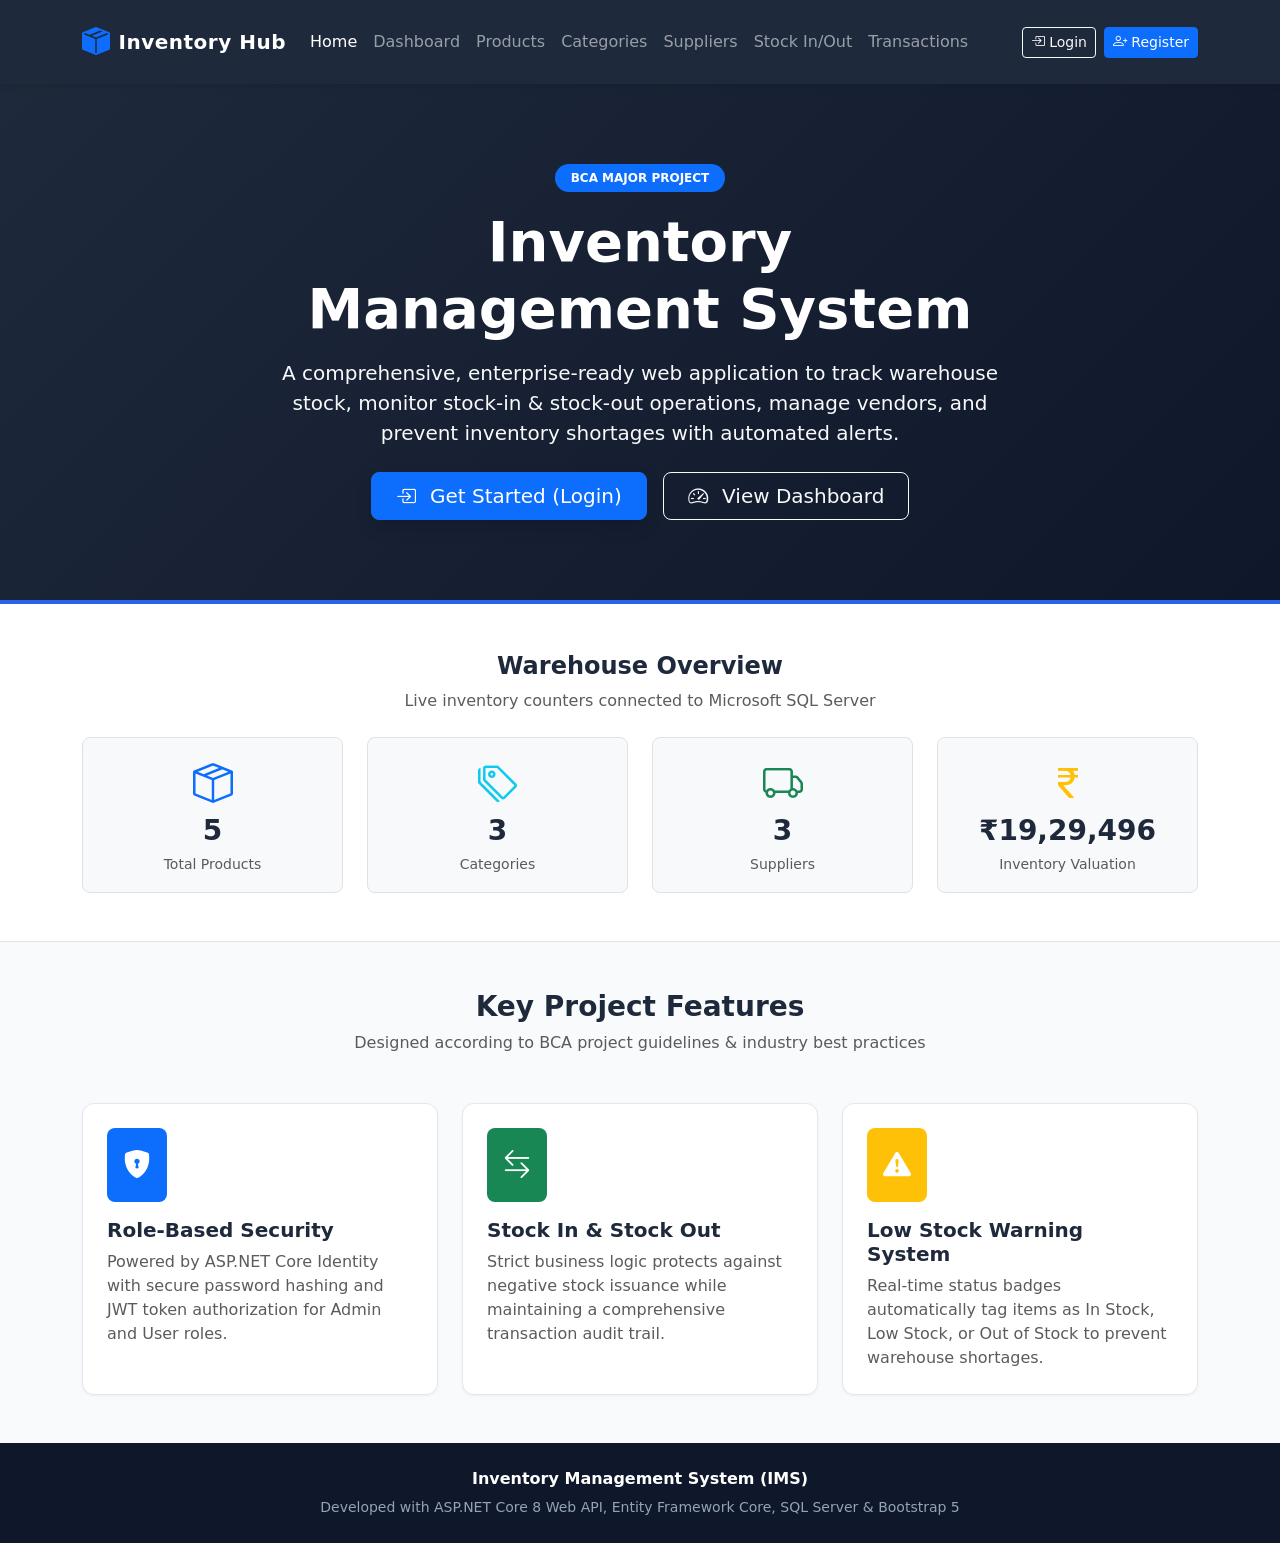
<file: index.html>
<!DOCTYPE html>
<html lang="en">
<head>
  <meta charset="UTF-8">
  <meta name="viewport" content="width=device-width, initial-scale=1.0">
  <title>Inventory Management System (IMS)</title>
  <!-- Bootstrap 5 CSS -->
  <link href="https://cdn.jsdelivr.net/npm/bootstrap@5.3.3/dist/css/bootstrap.min.css" rel="stylesheet">
  <!-- Bootstrap Icons -->
  <link rel="stylesheet" href="https://cdn.jsdelivr.net/npm/bootstrap-icons@1.11.3/font/bootstrap-icons.min.css">
  <!-- Custom CSS -->
  <link rel="stylesheet" href="style.css">
</head>
<body>

  <!-- Navigation Bar -->
  <nav class="navbar navbar-expand-lg navbar-dark navbar-custom py-3">
    <div class="container">
      <a class="navbar-brand d-flex align-items-center" href="index.html">
        <i class="bi bi-box-seam-fill text-primary fs-3 me-2"></i>
        <span>Inventory Hub</span>
      </a>
      <button class="navbar-toggler" type="button" data-bs-toggle="collapse" data-bs-target="#navbarNav">
        <span class="navbar-toggler-span"></span>
      </button>
      <div class="collapse navbar-collapse" id="navbarNav">
        <ul class="navbar-nav me-auto mb-2 mb-lg-0">
          <li class="nav-item"><a class="nav-link active" href="index.html">Home</a></li>
          <li class="nav-item"><a class="nav-link" href="dashboard.html">Dashboard</a></li>
          <li class="nav-item"><a class="nav-link" href="products.html">Products</a></li>
          <li class="nav-item"><a class="nav-link" href="categories.html">Categories</a></li>
          <li class="nav-item"><a class="nav-link" href="suppliers.html">Suppliers</a></li>
          <li class="nav-item"><a class="nav-link" href="stock.html">Stock In/Out</a></li>
          <li class="nav-item"><a class="nav-link" href="transactions.html">Transactions</a></li>
        </ul>
        <div id="navbar-auth-section" class="d-flex align-items-center"></div>
      </div>
    </div>
  </nav>

  <!-- Hero Section -->
  <header class="hero-section text-center">
    <div class="container">
      <div class="row justify-content-center">
        <div class="col-lg-8">
          <span class="badge bg-primary px-3 py-2 rounded-pill mb-3 text-uppercase fw-bold letter-spacing">
            BCA Major Project
          </span>
          <h1 class="display-4 fw-bold mb-3">Inventory Management System</h1>
          <p class="lead text-light mb-4">
            A comprehensive, enterprise-ready web application to track warehouse stock, monitor stock-in & stock-out operations, manage vendors, and prevent inventory shortages with automated alerts.
          </p>
          <div class="d-flex justify-content-center gap-3">
            <a href="login.html" class="btn btn-primary btn-lg px-4 shadow">
              <i class="bi bi-box-arrow-in-right me-2"></i> Get Started (Login)
            </a>
            <a href="dashboard.html" class="btn btn-outline-light btn-lg px-4">
              <i class="bi bi-speedometer2 me-2"></i> View Dashboard
            </a>
          </div>
        </div>
      </div>
    </div>
  </header>

  <!-- Live Statistics Preview -->
  <section class="py-5 bg-white border-bottom">
    <div class="container">
      <div class="text-center mb-4">
        <h4 class="fw-bold">Warehouse Overview</h4>
        <p class="text-muted">Live inventory counters connected to Microsoft SQL Server</p>
      </div>
      <div class="row g-4 text-center">
        <div class="col-md-3 col-6">
          <div class="p-3 border rounded-3 bg-light">
            <i class="bi bi-box-seam fs-1 text-primary mb-2"></i>
            <h3 class="fw-bold mb-1" id="stat-products">--</h3>
            <span class="text-muted small">Total Products</span>
          </div>
        </div>
        <div class="col-md-3 col-6">
          <div class="p-3 border rounded-3 bg-light">
            <i class="bi bi-tags fs-1 text-info mb-2"></i>
            <h3 class="fw-bold mb-1" id="stat-categories">--</h3>
            <span class="text-muted small">Categories</span>
          </div>
        </div>
        <div class="col-md-3 col-6">
          <div class="p-3 border rounded-3 bg-light">
            <i class="bi bi-truck fs-1 text-success mb-2"></i>
            <h3 class="fw-bold mb-1" id="stat-suppliers">--</h3>
            <span class="text-muted small">Suppliers</span>
          </div>
        </div>
        <div class="col-md-3 col-6">
          <div class="p-3 border rounded-3 bg-light">
            <i class="bi bi-currency-rupee fs-1 text-warning mb-2"></i>
            <h3 class="fw-bold mb-1" id="stat-value">--</h3>
            <span class="text-muted small">Inventory Valuation</span>
          </div>
        </div>
      </div>
    </div>
  </section>

  <!-- Core Features Highlights -->
  <section class="py-5">
    <div class="container">
      <div class="text-center mb-5">
        <h3 class="fw-bold">Key Project Features</h3>
        <p class="text-muted">Designed according to BCA project guidelines & industry best practices</p>
      </div>
      <div class="row g-4">
        <div class="col-md-4">
          <div class="custom-card p-4 h-100">
            <div class="bg-primary text-white rounded-3 p-3 d-inline-block mb-3">
              <i class="bi bi-shield-lock-fill fs-3"></i>
            </div>
            <h5 class="fw-bold">Role-Based Security</h5>
            <p class="text-muted mb-0">Powered by ASP.NET Core Identity with secure password hashing and JWT token authorization for Admin and User roles.</p>
          </div>
        </div>
        <div class="col-md-4">
          <div class="custom-card p-4 h-100">
            <div class="bg-success text-white rounded-3 p-3 d-inline-block mb-3">
              <i class="bi bi-arrow-left-right fs-3"></i>
            </div>
            <h5 class="fw-bold">Stock In & Stock Out</h5>
            <p class="text-muted mb-0">Strict business logic protects against negative stock issuance while maintaining a comprehensive transaction audit trail.</p>
          </div>
        </div>
        <div class="col-md-4">
          <div class="custom-card p-4 h-100">
            <div class="bg-warning text-white rounded-3 p-3 d-inline-block mb-3">
              <i class="bi bi-exclamation-triangle-fill fs-3"></i>
            </div>
            <h5 class="fw-bold">Low Stock Warning System</h5>
            <p class="text-muted mb-0">Real-time status badges automatically tag items as In Stock, Low Stock, or Out of Stock to prevent warehouse shortages.</p>
          </div>
        </div>
      </div>
    </div>
  </section>

  <!-- Footer -->
  <footer class="text-center">
    <div class="container">
      <p class="mb-1 fw-bold text-white">Inventory Management System (IMS)</p>
      <small>Developed with ASP.NET Core 8 Web API, Entity Framework Core, SQL Server & Bootstrap 5</small>
    </div>
  </footer>

  <!-- Scripts -->
  <script src="https://cdn.jsdelivr.net/npm/bootstrap@5.3.3/dist/js/bootstrap.bundle.min.js"></script>
  <script src="api.js"></script>
  <script src="auth.js"></script>
  <script>
    // Fetch live summary stats to show on Landing Page
    document.addEventListener('DOMContentLoaded', async () => {
      try {
        const summary = await apiRequest('/dashboard/summary');
        if (summary) {
          document.getElementById('stat-products').innerText = summary.totalProducts;
          document.getElementById('stat-categories').innerText = summary.totalCategories;
          document.getElementById('stat-suppliers').innerText = summary.totalSuppliers;
          document.getElementById('stat-value').innerText = '₹' + Number(summary.totalInventoryValue).toLocaleString('en-IN');
        }
      } catch (err) {
        console.warn('Could not load live stats:', err);
      }
    });
  </script>
</body>
</html>
</file>
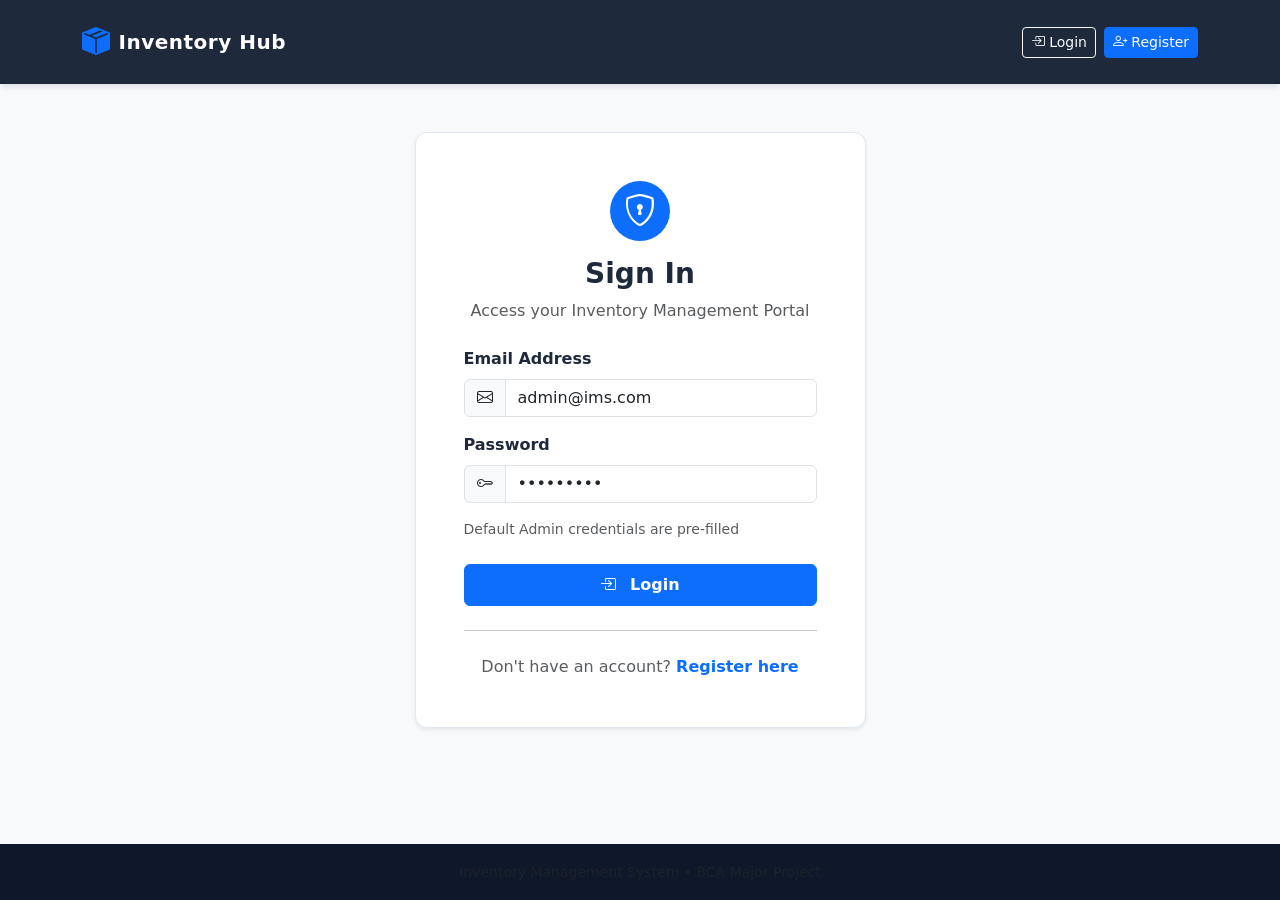
<file: categories.html>
<!DOCTYPE html>
<html lang="en">
<head>
  <meta charset="UTF-8">
  <meta name="viewport" content="width=device-width, initial-scale=1.0">
  <title>Categories - Inventory Management System</title>
  <!-- Bootstrap 5 CSS -->
  <link href="https://cdn.jsdelivr.net/npm/bootstrap@5.3.3/dist/css/bootstrap.min.css" rel="stylesheet">
  <!-- Bootstrap Icons -->
  <link rel="stylesheet" href="https://cdn.jsdelivr.net/npm/bootstrap-icons@1.11.3/font/bootstrap-icons.min.css">
  <!-- Custom CSS -->
  <link rel="stylesheet" href="style.css">
</head>
<body>

  <!-- Top Navigation Bar -->
  <nav class="navbar navbar-expand-lg navbar-dark navbar-custom py-3">
    <div class="container-fluid px-4">
      <a class="navbar-brand d-flex align-items-center" href="index.html">
        <i class="bi bi-box-seam-fill text-primary fs-3 me-2"></i>
        <span>Inventory Hub</span>
      </a>
      <button class="navbar-toggler" type="button" data-bs-toggle="collapse" data-bs-target="#navbarMain">
        <span class="navbar-toggler-icon"></span>
      </button>
      <div class="collapse navbar-collapse" id="navbarMain">
        <ul class="navbar-nav me-auto mb-2 mb-lg-0">
          <li class="nav-item"><a class="nav-link" href="dashboard.html"><i class="bi bi-speedometer2 me-1"></i> Dashboard</a></li>
          <li class="nav-item"><a class="nav-link" href="products.html"><i class="bi bi-box-seam me-1"></i> Products</a></li>
          <li class="nav-item"><a class="nav-link active fw-bold" href="categories.html"><i class="bi bi-tags me-1"></i> Categories</a></li>
          <li class="nav-item"><a class="nav-link" href="suppliers.html"><i class="bi bi-truck me-1"></i> Suppliers</a></li>
          <li class="nav-item"><a class="nav-link" href="stock.html"><i class="bi bi-arrow-left-right me-1"></i> Stock In/Out</a></li>
          <li class="nav-item"><a class="nav-link" href="transactions.html"><i class="bi bi-clock-history me-1"></i> Transactions</a></li>
        </ul>
        <div id="navbar-auth-section" class="d-flex align-items-center"></div>
      </div>
    </div>
  </nav>

  <!-- Main Container -->
  <div class="container-fluid px-4 py-4 main-content">
    
    <!-- Header -->
    <div class="d-flex flex-wrap justify-content-between align-items-center mb-4 gap-2">
      <div>
        <h2 class="fw-bold mb-1">Category Management</h2>
        <p class="text-muted mb-0">Organize products into classification groups</p>
      </div>
      <button class="btn btn-primary" onclick="openAddModal()">
        <i class="bi bi-plus-lg me-1"></i> Add Category
      </button>
    </div>

    <!-- Categories Table -->
    <div class="custom-card p-4">
      <div class="table-responsive">
        <table class="table table-hover align-middle mb-0">
          <thead class="table-light">
            <tr>
              <th>ID</th>
              <th>Category Name</th>
              <th>Description</th>
              <th>Linked Products</th>
              <th>Created Date</th>
              <th>Actions</th>
            </tr>
          </thead>
          <tbody id="categories-tbody">
            <!-- Populated by JavaScript -->
          </tbody>
        </table>
      </div>
    </div>

  </div>

  <!-- Add / Edit Category Modal -->
  <div class="modal fade" id="categoryModal" tabindex="-1">
    <div class="modal-dialog">
      <div class="modal-content">
        <form id="categoryForm">
          <div class="modal-header">
            <h5 class="modal-title fw-bold" id="categoryModalTitle">Add Category</h5>
            <button type="button" class="btn-close" data-bs-dismiss="modal"></button>
          </div>
          <div class="modal-body">
            <div id="modal-alert" class="alert d-none"></div>
            <input type="hidden" id="categoryId">

            <div class="mb-3">
              <label class="form-label fw-semibold">Category Name *</label>
              <input type="text" class="form-control" id="categoryName" placeholder="e.g. Footwear, Beverages..." required>
            </div>
            <div class="mb-3">
              <label class="form-label fw-semibold">Description</label>
              <textarea class="form-control" id="categoryDescription" rows="3" placeholder="Category purpose or scope..."></textarea>
            </div>
          </div>
          <div class="modal-footer">
            <button type="button" class="btn btn-secondary" data-bs-dismiss="modal">Cancel</button>
            <button type="submit" class="btn btn-primary">Save Category</button>
          </div>
        </form>
      </div>
    </div>
  </div>

  <!-- Footer -->
  <footer class="text-center py-3">
    <div class="container">
      <small class="text-muted">Inventory Management System • Final Year BCA Major Project</small>
    </div>
  </footer>

  <!-- Scripts -->
  <script src="https://cdn.jsdelivr.net/npm/bootstrap@5.3.3/dist/js/bootstrap.bundle.min.js"></script>
  <script src="api.js"></script>
  <script src="auth.js"></script>
  <script src="categories.js"></script>
</body>
</html>
</file>
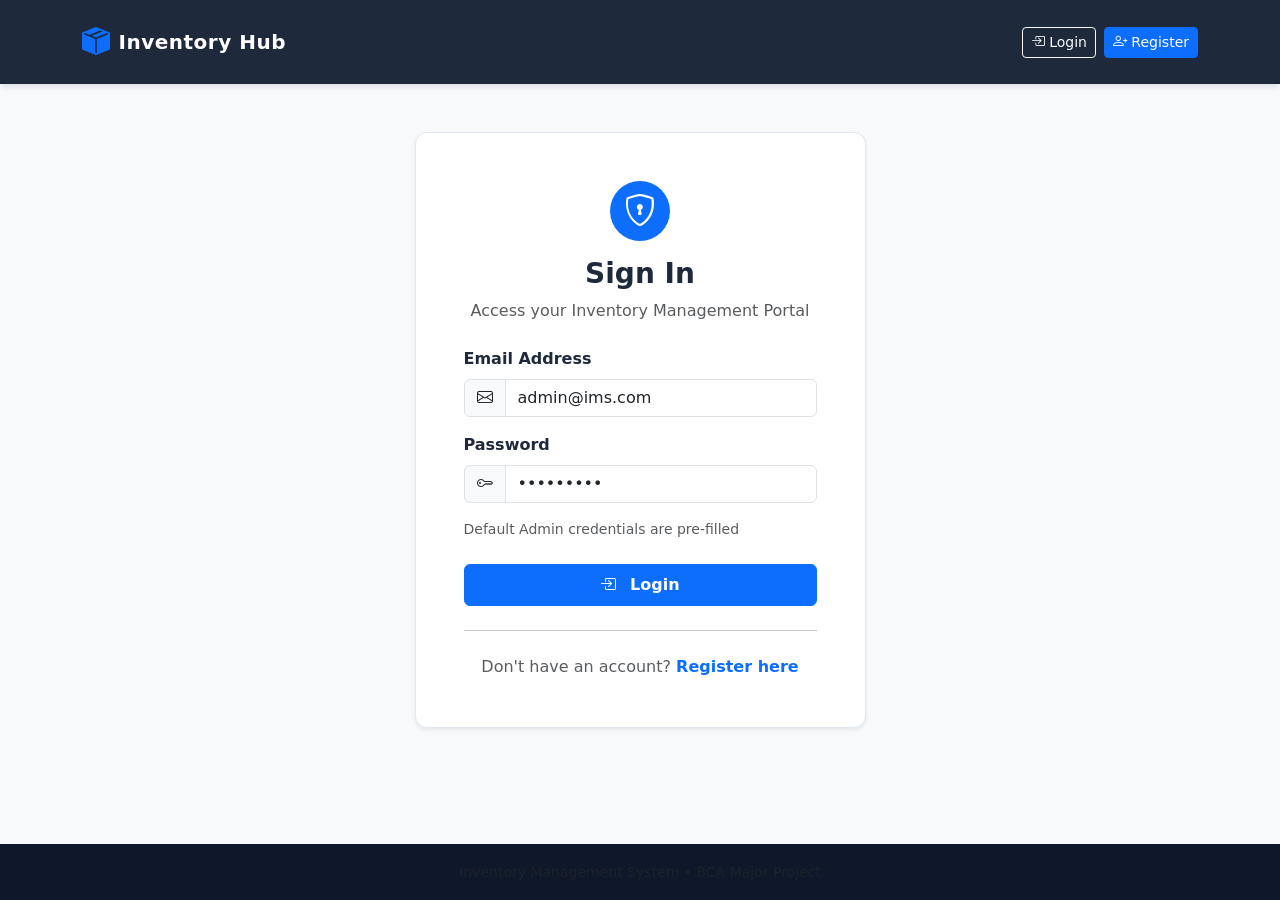
<file: dashboard.html>
<!DOCTYPE html>
<html lang="en">
<head>
  <meta charset="UTF-8">
  <meta name="viewport" content="width=device-width, initial-scale=1.0">
  <title>Dashboard - Inventory Management System</title>
  <!-- Bootstrap 5 CSS -->
  <link href="https://cdn.jsdelivr.net/npm/bootstrap@5.3.3/dist/css/bootstrap.min.css" rel="stylesheet">
  <!-- Bootstrap Icons -->
  <link rel="stylesheet" href="https://cdn.jsdelivr.net/npm/bootstrap-icons@1.11.3/font/bootstrap-icons.min.css">
  <!-- Custom CSS -->
  <link rel="stylesheet" href="style.css">
</head>
<body>

  <!-- Top Navigation Bar -->
  <nav class="navbar navbar-expand-lg navbar-dark navbar-custom py-3">
    <div class="container-fluid px-4">
      <a class="navbar-brand d-flex align-items-center" href="index.html">
        <i class="bi bi-box-seam-fill text-primary fs-3 me-2"></i>
        <span>Inventory Hub</span>
      </a>
      <button class="navbar-toggler" type="button" data-bs-toggle="collapse" data-bs-target="#navbarMain">
        <span class="navbar-toggler-icon"></span>
      </button>
      <div class="collapse navbar-collapse" id="navbarMain">
        <ul class="navbar-nav me-auto mb-2 mb-lg-0">
          <li class="nav-item"><a class="nav-link active fw-bold" href="dashboard.html"><i class="bi bi-speedometer2 me-1"></i> Dashboard</a></li>
          <li class="nav-item"><a class="nav-link" href="products.html"><i class="bi bi-box-seam me-1"></i> Products</a></li>
          <li class="nav-item"><a class="nav-link" href="categories.html"><i class="bi bi-tags me-1"></i> Categories</a></li>
          <li class="nav-item"><a class="nav-link" href="suppliers.html"><i class="bi bi-truck me-1"></i> Suppliers</a></li>
          <li class="nav-item"><a class="nav-link" href="stock.html"><i class="bi bi-arrow-left-right me-1"></i> Stock In/Out</a></li>
          <li class="nav-item"><a class="nav-link" href="transactions.html"><i class="bi bi-clock-history me-1"></i> Transactions</a></li>
        </ul>
        <div id="navbar-auth-section" class="d-flex align-items-center"></div>
      </div>
    </div>
  </nav>

  <!-- Main Container -->
  <div class="container-fluid px-4 py-4 main-content">
    
    <!-- Header with Quick Action Buttons -->
    <div class="d-flex flex-wrap justify-content-between align-items-center mb-4 gap-2">
      <div>
        <h2 class="fw-bold mb-1">Inventory Dashboard</h2>
        <p class="text-muted mb-0">Real-time warehouse statistics, valuation & stock movements</p>
      </div>
      <div class="d-flex gap-2">
        <a href="stock.html?action=in" class="btn btn-success">
          <i class="bi bi-plus-circle me-1"></i> Receive Stock (IN)
        </a>
        <a href="stock.html?action=out" class="btn btn-warning text-dark">
          <i class="bi bi-dash-circle me-1"></i> Issue Stock (OUT)
        </a>
        <a href="products.html" class="btn btn-primary">
          <i class="bi bi-box-arrow-up-right me-1"></i> View Products
        </a>
      </div>
    </div>

    <!-- Loading Spinner -->
    <div id="dashboard-loading" class="text-center py-5">
      <div class="spinner-border text-primary" role="status" style="width: 3rem; height: 3rem;"></div>
      <p class="mt-2 text-muted fw-semibold">Loading live metrics from SQL Server...</p>
    </div>

    <!-- Dashboard Content (hidden initially) -->
    <div id="dashboard-content" class="d-none">

      <!-- Metrics Row 1: Core Counts -->
      <div class="row g-3 mb-4">
        
        <!-- Total Valuation -->
        <div class="col-xl-3 col-md-6">
          <div class="custom-card p-3 border-start border-4 border-primary">
            <div class="d-flex justify-content-between align-items-center">
              <div>
                <span class="text-muted small text-uppercase fw-bold">Inventory Valuation</span>
                <h3 class="fw-bold text-primary mt-1 mb-0" id="card-valuation">₹0</h3>
              </div>
              <div class="bg-primary text-white rounded-3 p-3">
                <i class="bi bi-currency-rupee fs-4"></i>
              </div>
            </div>
            <small class="text-muted mt-2 d-block">Total wholesale value in stock</small>
          </div>
        </div>

        <!-- Total Products -->
        <div class="col-xl-3 col-md-6">
          <div class="custom-card p-3 border-start border-4 border-info">
            <div class="d-flex justify-content-between align-items-center">
              <div>
                <span class="text-muted small text-uppercase fw-bold">Total Products</span>
                <h3 class="fw-bold text-dark mt-1 mb-0" id="card-products">0</h3>
              </div>
              <div class="bg-info text-white rounded-3 p-3">
                <i class="bi bi-box-seam fs-4"></i>
              </div>
            </div>
            <small class="text-muted mt-2 d-block">Distinct active items</small>
          </div>
        </div>

        <!-- Total Units in Stock -->
        <div class="col-xl-3 col-md-6">
          <div class="custom-card p-3 border-start border-4 border-success">
            <div class="d-flex justify-content-between align-items-center">
              <div>
                <span class="text-muted small text-uppercase fw-bold">Total Stock Units</span>
                <h3 class="fw-bold text-success mt-1 mb-0" id="card-stock">0</h3>
              </div>
              <div class="bg-success text-white rounded-3 p-3">
                <i class="bi bi-stack fs-4"></i>
              </div>
            </div>
            <small class="text-muted mt-2 d-block">Cumulative physical items</small>
          </div>
        </div>

        <!-- Low / Out of Stock -->
        <div class="col-xl-3 col-md-6">
          <div class="custom-card p-3 border-start border-4 border-danger">
            <div class="d-flex justify-content-between align-items-center">
              <div>
                <span class="text-muted small text-uppercase fw-bold">Stock Alerts</span>
                <div class="mt-1 d-flex gap-2">
                  <span class="badge bg-warning text-dark"><span id="card-low-stock">0</span> Low</span>
                  <span class="badge bg-danger"><span id="card-out-of-stock">0</span> Empty</span>
                </div>
              </div>
              <div class="bg-danger text-white rounded-3 p-3">
                <i class="bi bi-exclamation-triangle fs-4"></i>
              </div>
            </div>
            <small class="text-muted mt-2 d-block">Items needing re-order</small>
          </div>
        </div>

      </div>

      <!-- Metrics Row 2: Secondary Counters -->
      <div class="row g-3 mb-4">
        <div class="col-md-3 col-6">
          <div class="custom-card p-3 text-center">
            <i class="bi bi-tags fs-3 text-secondary mb-1"></i>
            <h4 class="fw-bold mb-0" id="card-categories">0</h4>
            <span class="text-muted small">Categories</span>
          </div>
        </div>
        <div class="col-md-3 col-6">
          <div class="custom-card p-3 text-center">
            <i class="bi bi-truck fs-3 text-secondary mb-1"></i>
            <h4 class="fw-bold mb-0" id="card-suppliers">0</h4>
            <span class="text-muted small">Suppliers</span>
          </div>
        </div>
        <div class="col-md-3 col-6">
          <div class="custom-card p-3 text-center">
            <i class="bi bi-box-arrow-in-down fs-3 text-success mb-1"></i>
            <h4 class="fw-bold mb-0 text-success" id="card-in-count">0</h4>
            <span class="text-muted small">Stock IN Operations</span>
          </div>
        </div>
        <div class="col-md-3 col-6">
          <div class="custom-card p-3 text-center">
            <i class="bi bi-box-arrow-up fs-3 text-danger mb-1"></i>
            <h4 class="fw-bold mb-0 text-danger" id="card-out-count">0</h4>
            <span class="text-muted small">Stock OUT Operations</span>
          </div>
        </div>
      </div>

      <!-- Main Panels: Recent Transactions & Stock Alerts -->
      <div class="row g-4">
        
        <!-- Recent Stock Transactions Table -->
        <div class="col-lg-8">
          <div class="custom-card p-4">
            <div class="d-flex justify-content-between align-items-center mb-3">
              <h5 class="fw-bold mb-0"><i class="bi bi-clock-history me-2 text-primary"></i>Recent Stock Movements</h5>
              <a href="transactions.html" class="btn btn-outline-primary btn-sm">View All Logs</a>
            </div>
            <div class="table-responsive">
              <table class="table table-hover align-middle mb-0">
                <thead class="table-light">
                  <tr>
                    <th>Type</th>
                    <th>Product</th>
                    <th>Qty</th>
                    <th>Date & Time</th>
                    <th>Remarks</th>
                  </tr>
                </thead>
                <tbody id="recent-transactions-tbody">
                  <!-- Populated by JavaScript -->
                </tbody>
              </table>
            </div>
          </div>
        </div>

        <!-- Low Stock Alerts Column -->
        <div class="col-lg-4">
          <div class="custom-card p-4">
            <div class="d-flex justify-content-between align-items-center mb-3">
              <h5 class="fw-bold mb-0"><i class="bi bi-bell-fill me-2 text-warning"></i>Re-Order Alerts</h5>
              <span class="badge bg-secondary">Automated</span>
            </div>
            <p class="text-muted small mb-3">Products that have hit or fallen below minimum threshold.</p>
            <div id="low-stock-alerts-list">
              <!-- Populated by JavaScript -->
            </div>
          </div>
        </div>

      </div>

    </div>

  </div>

  <!-- Footer -->
  <footer class="text-center py-3">
    <div class="container">
      <small class="text-muted">Inventory Management System • Final Year BCA Major Project</small>
    </div>
  </footer>

  <!-- Scripts -->
  <script src="https://cdn.jsdelivr.net/npm/bootstrap@5.3.3/dist/js/bootstrap.bundle.min.js"></script>
  <script src="api.js"></script>
  <script src="auth.js"></script>
  <script src="dashboard.js"></script>
</body>
</html>
</file>
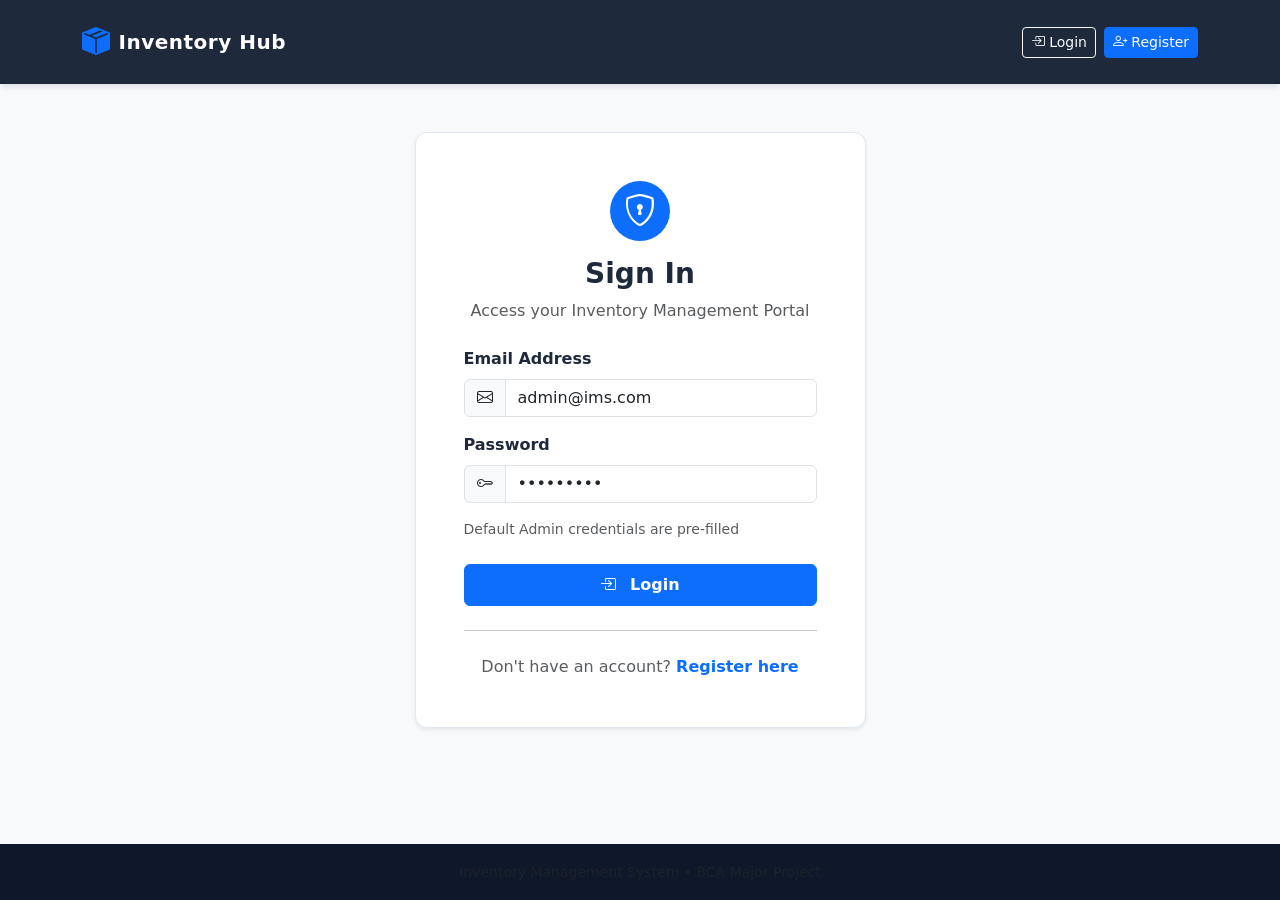
<file: login.html>
<!DOCTYPE html>
<html lang="en">
<head>
  <meta charset="UTF-8">
  <meta name="viewport" content="width=device-width, initial-scale=1.0">
  <title>Login - Inventory Management System</title>
  <!-- Bootstrap 5 CSS -->
  <link href="https://cdn.jsdelivr.net/npm/bootstrap@5.3.3/dist/css/bootstrap.min.css" rel="stylesheet">
  <!-- Bootstrap Icons -->
  <link rel="stylesheet" href="https://cdn.jsdelivr.net/npm/bootstrap-icons@1.11.3/font/bootstrap-icons.min.css">
  <!-- Custom CSS -->
  <link rel="stylesheet" href="style.css">
</head>
<body class="bg-light">

  <!-- Navigation Bar -->
  <nav class="navbar navbar-expand-lg navbar-dark navbar-custom py-3">
    <div class="container">
      <a class="navbar-brand d-flex align-items-center" href="index.html">
        <i class="bi bi-box-seam-fill text-primary fs-3 me-2"></i>
        <span>Inventory Hub</span>
      </a>
      <div id="navbar-auth-section" class="ms-auto d-flex align-items-center"></div>
    </div>
  </nav>

  <!-- Login Container -->
  <div class="container my-5">
    <div class="row justify-content-center">
      <div class="col-md-6 col-lg-5">
        <div class="custom-card p-4 p-md-5 shadow-sm">
          <div class="text-center mb-4">
            <div class="bg-primary text-white rounded-circle d-inline-flex align-items-center justify-content-center mb-3" style="width: 60px; height: 60px;">
              <i class="bi bi-shield-lock fs-2"></i>
            </div>
            <h3 class="fw-bold">Sign In</h3>
            <p class="text-muted">Access your Inventory Management Portal</p>
          </div>

          <!-- Alert placeholder -->
          <div id="alert-box" class="alert d-none" role="alert"></div>

          <!-- Login Form -->
          <form id="loginForm">
            <div class="mb-3">
              <label for="email" class="form-label fw-semibold">Email Address</label>
              <div class="input-group">
                <span class="input-group-text"><i class="bi bi-envelope"></i></span>
                <input type="email" class="form-control" id="email" placeholder="name@example.com" required value="admin@ims.com">
              </div>
            </div>

            <div class="mb-3">
              <label for="password" class="form-label fw-semibold">Password</label>
              <div class="input-group">
                <span class="input-group-text"><i class="bi bi-key"></i></span>
                <input type="password" class="form-control" id="password" placeholder="Enter your password" required value="Admin@123">
              </div>
            </div>

            <div class="d-flex justify-content-between align-items-center mb-4">
              <span class="small text-muted">Default Admin credentials are pre-filled</span>
            </div>

            <button type="submit" id="loginBtn" class="btn btn-primary w-100 py-2 fw-semibold">
              <span id="btnText"><i class="bi bi-box-arrow-in-right me-2"></i> Login</span>
              <span id="btnSpinner" class="spinner-border spinner-border-sm d-none" role="status"></span>
            </button>
          </form>

          <hr class="my-4">

          <div class="text-center">
            <p class="mb-0 text-muted">Don't have an account? 
              <a href="register.html" class="text-primary fw-semibold text-decoration-none">Register here</a>
            </p>
          </div>
        </div>
      </div>
    </div>
  </div>

  <!-- Footer -->
  <footer class="text-center py-3">
    <div class="container">
      <small class="text-muted">Inventory Management System • BCA Major Project</small>
    </div>
  </footer>

  <script src="https://cdn.jsdelivr.net/npm/bootstrap@5.3.3/dist/js/bootstrap.bundle.min.js"></script>
  <script src="api.js"></script>
  <script src="auth.js"></script>
  <script>
    const form = document.getElementById('loginForm');
    const alertBox = document.getElementById('alert-box');
    const loginBtn = document.getElementById('loginBtn');
    const btnText = document.getElementById('btnText');
    const btnSpinner = document.getElementById('btnSpinner');

    form.addEventListener('submit', async (e) => {
      e.preventDefault();
      
      const email = document.getElementById('email').value.trim();
      const password = document.getElementById('password').value;

      // Reset alert
      alertBox.className = 'alert d-none';

      // Show loading
      btnText.classList.add('d-none');
      btnSpinner.classList.remove('d-none');
      loginBtn.disabled = true;

      try {
        const response = await apiRequest('/auth/login', 'POST', { email, password });
        if (response && response.isSuccess) {
          saveSession(response);
          alertBox.className = 'alert alert-success';
          alertBox.innerHTML = '<i class="bi bi-check-circle me-2"></i> Login successful! Redirecting to Dashboard...';
          
          setTimeout(() => {
            window.location.href = 'dashboard.html';
          }, 1000);
        } else {
          throw new Error(response?.message || 'Login failed.');
        }
      } catch (err) {
        alertBox.className = 'alert alert-danger';
        alertBox.innerHTML = `<i class="bi bi-exclamation-triangle me-2"></i> ${err.message}`;
      } finally {
        btnText.classList.remove('d-none');
        btnSpinner.classList.add('d-none');
        loginBtn.disabled = false;
      }
    });
  </script>
</body>
</html>
</file>
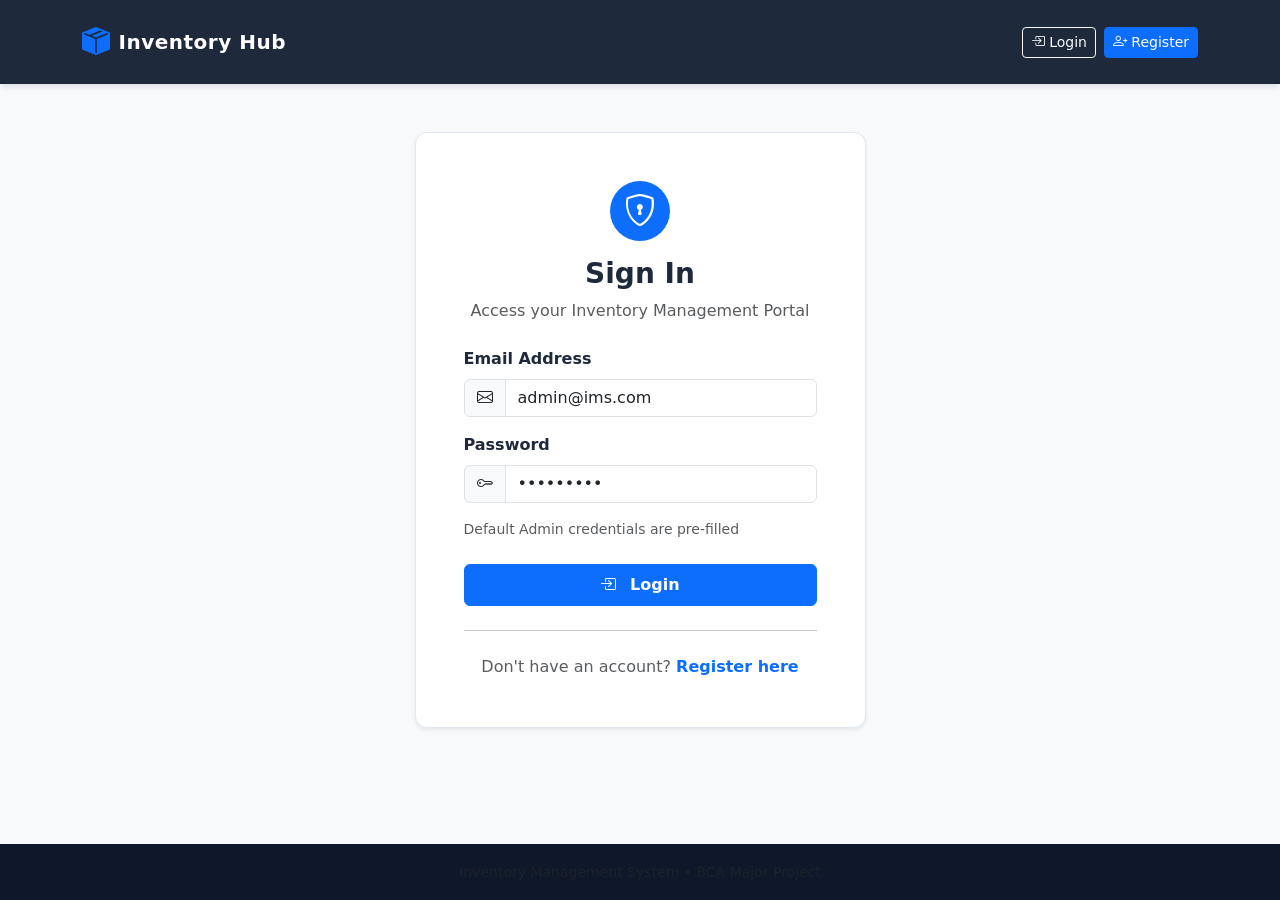
<file: products.html>
<!DOCTYPE html>
<html lang="en">
<head>
  <meta charset="UTF-8">
  <meta name="viewport" content="width=device-width, initial-scale=1.0">
  <title>Products - Inventory Management System</title>
  <!-- Bootstrap 5 CSS -->
  <link href="https://cdn.jsdelivr.net/npm/bootstrap@5.3.3/dist/css/bootstrap.min.css" rel="stylesheet">
  <!-- Bootstrap Icons -->
  <link rel="stylesheet" href="https://cdn.jsdelivr.net/npm/bootstrap-icons@1.11.3/font/bootstrap-icons.min.css">
  <!-- Custom CSS -->
  <link rel="stylesheet" href="style.css">
</head>
<body>

  <!-- Top Navigation Bar -->
  <nav class="navbar navbar-expand-lg navbar-dark navbar-custom py-3">
    <div class="container-fluid px-4">
      <a class="navbar-brand d-flex align-items-center" href="index.html">
        <i class="bi bi-box-seam-fill text-primary fs-3 me-2"></i>
        <span>Inventory Hub</span>
      </a>
      <button class="navbar-toggler" type="button" data-bs-toggle="collapse" data-bs-target="#navbarMain">
        <span class="navbar-toggler-icon"></span>
      </button>
      <div class="collapse navbar-collapse" id="navbarMain">
        <ul class="navbar-nav me-auto mb-2 mb-lg-0">
          <li class="nav-item"><a class="nav-link" href="dashboard.html"><i class="bi bi-speedometer2 me-1"></i> Dashboard</a></li>
          <li class="nav-item"><a class="nav-link active fw-bold" href="products.html"><i class="bi bi-box-seam me-1"></i> Products</a></li>
          <li class="nav-item"><a class="nav-link" href="categories.html"><i class="bi bi-tags me-1"></i> Categories</a></li>
          <li class="nav-item"><a class="nav-link" href="suppliers.html"><i class="bi bi-truck me-1"></i> Suppliers</a></li>
          <li class="nav-item"><a class="nav-link" href="stock.html"><i class="bi bi-arrow-left-right me-1"></i> Stock In/Out</a></li>
          <li class="nav-item"><a class="nav-link" href="transactions.html"><i class="bi bi-clock-history me-1"></i> Transactions</a></li>
        </ul>
        <div id="navbar-auth-section" class="d-flex align-items-center"></div>
      </div>
    </div>
  </nav>

  <!-- Main Container -->
  <div class="container-fluid px-4 py-4 main-content">
    
    <!-- Header -->
    <div class="d-flex flex-wrap justify-content-between align-items-center mb-4 gap-2">
      <div>
        <h2 class="fw-bold mb-1">Product Catalog</h2>
        <p class="text-muted mb-0">Manage inventory items, pricing, SKU codes, and stock levels</p>
      </div>
      <button class="btn btn-primary" onclick="openAddModal()">
        <i class="bi bi-plus-lg me-1"></i> Add New Product
      </button>
    </div>

    <!-- Search and Filter Bar -->
    <div class="custom-card p-3 mb-4">
      <form id="filter-form" class="row g-2 align-items-center">
        <div class="col-md-4">
          <div class="input-group">
            <span class="input-group-text"><i class="bi bi-search"></i></span>
            <input type="text" id="search-input" class="form-control" placeholder="Search by name or SKU...">
          </div>
        </div>
        <div class="col-md-3">
          <select id="filter-category" class="form-select">
            <option value="">All Categories</option>
          </select>
        </div>
        <div class="col-md-3">
          <select id="filter-status" class="form-select">
            <option value="">All Stock Statuses</option>
            <option value="instock">In Stock</option>
            <option value="lowstock">Low Stock</option>
            <option value="outofstock">Out of Stock</option>
          </select>
        </div>
        <div class="col-md-2 d-flex gap-2">
          <button type="submit" class="btn btn-primary flex-grow-1">Filter</button>
          <button type="button" id="btn-reset-filters" class="btn btn-outline-secondary" title="Reset Filters">
            <i class="bi bi-arrow-counterclockwise"></i>
          </button>
        </div>
      </form>
    </div>

    <!-- Products Table -->
    <div class="custom-card p-4">
      <div class="table-responsive">
        <table class="table table-hover align-middle mb-0">
          <thead class="table-light">
            <tr>
              <th>ID</th>
              <th>Product Details</th>
              <th>SKU</th>
              <th>Category</th>
              <th>Supplier</th>
              <th>Price</th>
              <th>Stock</th>
              <th>Status</th>
              <th>Actions</th>
            </tr>
          </thead>
          <tbody id="products-tbody">
            <!-- Populated by JavaScript -->
          </tbody>
        </table>
      </div>
    </div>

  </div>

  <!-- Add / Edit Product Modal -->
  <div class="modal fade" id="productModal" tabindex="-1">
    <div class="modal-dialog modal-lg">
      <div class="modal-content">
        <form id="productForm">
          <div class="modal-header">
            <h5 class="modal-title fw-bold" id="productModalTitle">Add New Product</h5>
            <button type="button" class="btn-close" data-bs-dismiss="modal"></button>
          </div>
          <div class="modal-body">
            <div id="modal-alert" class="alert d-none"></div>
            <input type="hidden" id="productId">

            <div class="row g-3">
              <div class="col-md-8">
                <label class="form-label fw-semibold">Product Name *</label>
                <input type="text" class="form-control" id="productName" placeholder="e.g. Wireless Mouse" required>
              </div>
              <div class="col-md-4">
                <label class="form-label fw-semibold">SKU / Code *</label>
                <input type="text" class="form-control" id="productSku" placeholder="e.g. MOU-001" required>
              </div>

              <div class="col-12">
                <label class="form-label fw-semibold">Description</label>
                <textarea class="form-control" id="productDescription" rows="2" placeholder="Brief product specifications..."></textarea>
              </div>

              <div class="col-md-4">
                <label class="form-label fw-semibold">Price (₹) *</label>
                <input type="number" step="0.01" min="0" class="form-control" id="productPrice" placeholder="0.00" required>
              </div>
              <div class="col-md-4">
                <label class="form-label fw-semibold">Initial Quantity *</label>
                <input type="number" min="0" class="form-control" id="productQuantity" placeholder="0" required>
              </div>
              <div class="col-md-4">
                <label class="form-label fw-semibold">Min Stock Alert Level *</label>
                <input type="number" min="0" class="form-control" id="productMinStock" value="5" required>
              </div>

              <div class="col-md-6">
                <label class="form-label fw-semibold">Category *</label>
                <select class="form-select" id="productCategory" required></select>
              </div>
              <div class="col-md-6">
                <label class="form-label fw-semibold">Supplier *</label>
                <select class="form-select" id="productSupplier" required></select>
              </div>
            </div>
          </div>
          <div class="modal-footer">
            <button type="button" class="btn btn-secondary" data-bs-dismiss="modal">Cancel</button>
            <button type="submit" class="btn btn-primary">Save Product</button>
          </div>
        </form>
      </div>
    </div>
  </div>

  <!-- Footer -->
  <footer class="text-center py-3">
    <div class="container">
      <small class="text-muted">Inventory Management System • Final Year BCA Major Project</small>
    </div>
  </footer>

  <!-- Scripts -->
  <script src="https://cdn.jsdelivr.net/npm/bootstrap@5.3.3/dist/js/bootstrap.bundle.min.js"></script>
  <script src="api.js"></script>
  <script src="auth.js"></script>
  <script src="products.js"></script>
</body>
</html>
</file>
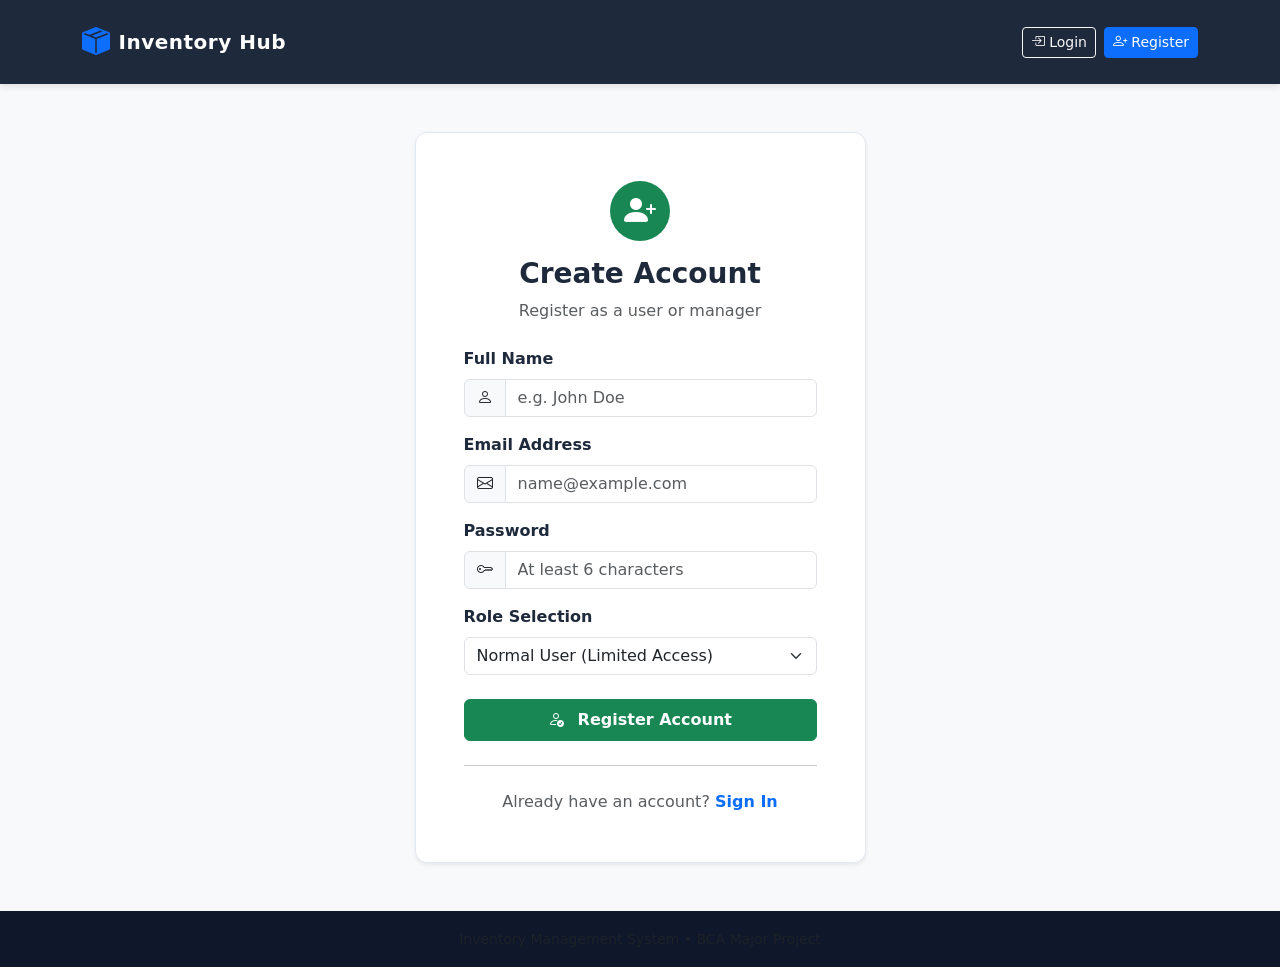
<file: register.html>
<!DOCTYPE html>
<html lang="en">
<head>
  <meta charset="UTF-8">
  <meta name="viewport" content="width=device-width, initial-scale=1.0">
  <title>Register - Inventory Management System</title>
  <!-- Bootstrap 5 CSS -->
  <link href="https://cdn.jsdelivr.net/npm/bootstrap@5.3.3/dist/css/bootstrap.min.css" rel="stylesheet">
  <!-- Bootstrap Icons -->
  <link rel="stylesheet" href="https://cdn.jsdelivr.net/npm/bootstrap-icons@1.11.3/font/bootstrap-icons.min.css">
  <!-- Custom CSS -->
  <link rel="stylesheet" href="style.css">
</head>
<body class="bg-light">

  <!-- Navigation Bar -->
  <nav class="navbar navbar-expand-lg navbar-dark navbar-custom py-3">
    <div class="container">
      <a class="navbar-brand d-flex align-items-center" href="index.html">
        <i class="bi bi-box-seam-fill text-primary fs-3 me-2"></i>
        <span>Inventory Hub</span>
      </a>
      <div id="navbar-auth-section" class="ms-auto d-flex align-items-center"></div>
    </div>
  </nav>

  <!-- Register Container -->
  <div class="container my-5">
    <div class="row justify-content-center">
      <div class="col-md-6 col-lg-5">
        <div class="custom-card p-4 p-md-5 shadow-sm">
          <div class="text-center mb-4">
            <div class="bg-success text-white rounded-circle d-inline-flex align-items-center justify-content-center mb-3" style="width: 60px; height: 60px;">
              <i class="bi bi-person-plus-fill fs-2"></i>
            </div>
            <h3 class="fw-bold">Create Account</h3>
            <p class="text-muted">Register as a user or manager</p>
          </div>

          <!-- Alert placeholder -->
          <div id="alert-box" class="alert d-none" role="alert"></div>

          <!-- Register Form -->
          <form id="registerForm">
            <div class="mb-3">
              <label for="fullName" class="form-label fw-semibold">Full Name</label>
              <div class="input-group">
                <span class="input-group-text"><i class="bi bi-person"></i></span>
                <input type="text" class="form-control" id="fullName" placeholder="e.g. John Doe" required>
              </div>
            </div>

            <div class="mb-3">
              <label for="email" class="form-label fw-semibold">Email Address</label>
              <div class="input-group">
                <span class="input-group-text"><i class="bi bi-envelope"></i></span>
                <input type="email" class="form-control" id="email" placeholder="name@example.com" required>
              </div>
            </div>

            <div class="mb-3">
              <label for="password" class="form-label fw-semibold">Password</label>
              <div class="input-group">
                <span class="input-group-text"><i class="bi bi-key"></i></span>
                <input type="password" class="form-control" id="password" placeholder="At least 6 characters" minlength="6" required>
              </div>
            </div>

            <div class="mb-4">
              <label for="role" class="form-label fw-semibold">Role Selection</label>
              <select class="form-select" id="role">
                <option value="User" selected>Normal User (Limited Access)</option>
                <option value="Admin">Administrator (Full Access)</option>
              </select>
            </div>

            <button type="submit" id="registerBtn" class="btn btn-success w-100 py-2 fw-semibold">
              <span id="btnText"><i class="bi bi-person-check me-2"></i> Register Account</span>
              <span id="btnSpinner" class="spinner-border spinner-border-sm d-none" role="status"></span>
            </button>
          </form>

          <hr class="my-4">

          <div class="text-center">
            <p class="mb-0 text-muted">Already have an account? 
              <a href="login.html" class="text-primary fw-semibold text-decoration-none">Sign In</a>
            </p>
          </div>
        </div>
      </div>
    </div>
  </div>

  <!-- Footer -->
  <footer class="text-center py-3">
    <div class="container">
      <small class="text-muted">Inventory Management System • BCA Major Project</small>
    </div>
  </footer>

  <script src="https://cdn.jsdelivr.net/npm/bootstrap@5.3.3/dist/js/bootstrap.bundle.min.js"></script>
  <script src="api.js"></script>
  <script src="auth.js"></script>
  <script>
    const form = document.getElementById('registerForm');
    const alertBox = document.getElementById('alert-box');
    const registerBtn = document.getElementById('registerBtn');
    const btnText = document.getElementById('btnText');
    const btnSpinner = document.getElementById('btnSpinner');

    form.addEventListener('submit', async (e) => {
      e.preventDefault();
      
      const fullName = document.getElementById('fullName').value.trim();
      const email = document.getElementById('email').value.trim();
      const password = document.getElementById('password').value;
      const role = document.getElementById('role').value;

      alertBox.className = 'alert d-none';
      btnText.classList.add('d-none');
      btnSpinner.classList.remove('d-none');
      registerBtn.disabled = true;

      try {
        const response = await apiRequest('/auth/register', 'POST', { fullName, email, password, role });
        if (response && response.isSuccess) {
          alertBox.className = 'alert alert-success';
          alertBox.innerHTML = '<i class="bi bi-check-circle me-2"></i> Registration successful! Redirecting to login...';
          
          setTimeout(() => {
            window.location.href = 'login.html';
          }, 1500);
        } else {
          throw new Error(response?.message || 'Registration failed.');
        }
      } catch (err) {
        alertBox.className = 'alert alert-danger';
        alertBox.innerHTML = `<i class="bi bi-exclamation-triangle me-2"></i> ${err.message}`;
      } finally {
        btnText.classList.remove('d-none');
        btnSpinner.classList.add('d-none');
        registerBtn.disabled = false;
      }
    });
  </script>
</body>
</html>
</file>
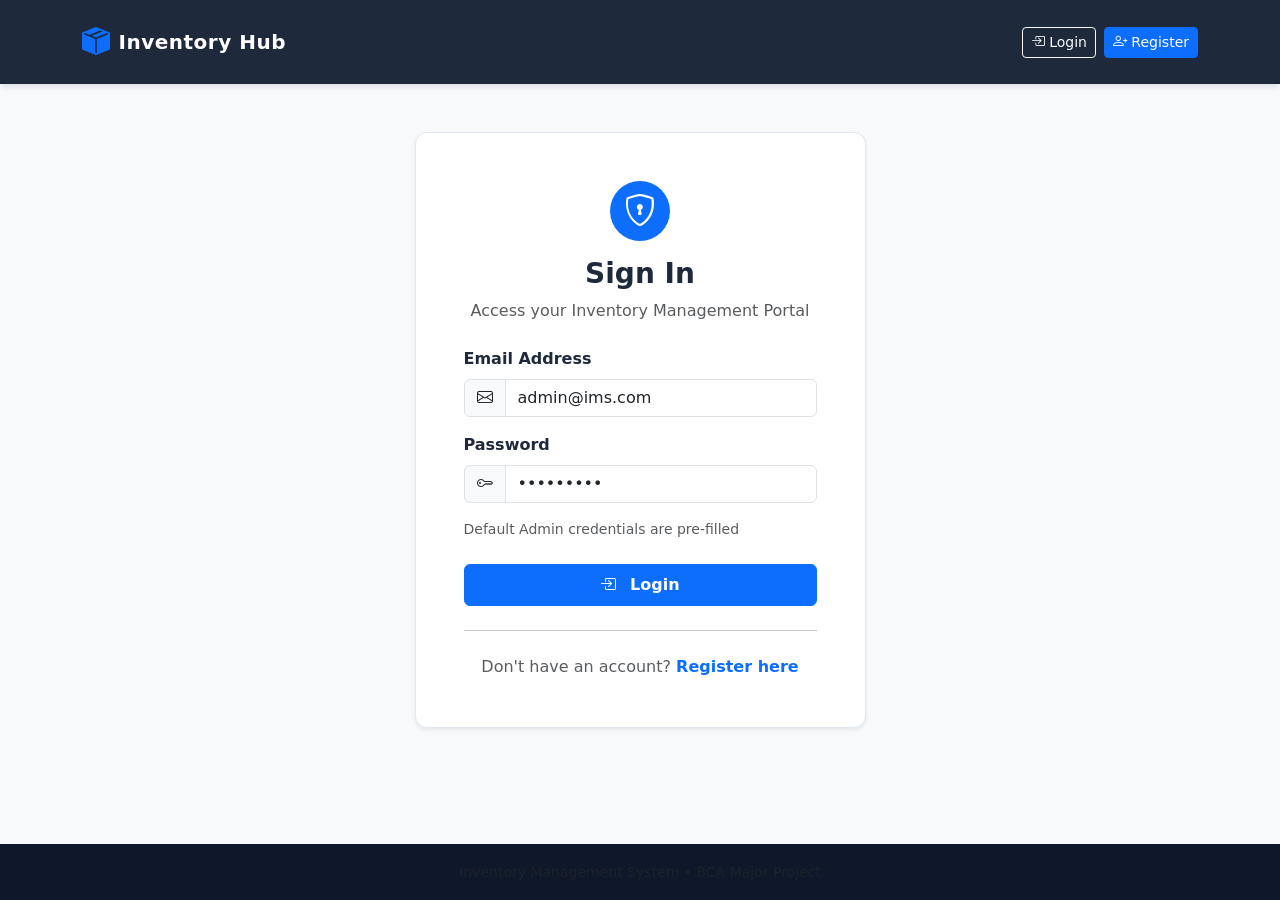
<file: stock.html>
<!DOCTYPE html>
<html lang="en">
<head>
  <meta charset="UTF-8">
  <meta name="viewport" content="width=device-width, initial-scale=1.0">
  <title>Stock Operations - Inventory Management System</title>
  <!-- Bootstrap 5 CSS -->
  <link href="https://cdn.jsdelivr.net/npm/bootstrap@5.3.3/dist/css/bootstrap.min.css" rel="stylesheet">
  <!-- Bootstrap Icons -->
  <link rel="stylesheet" href="https://cdn.jsdelivr.net/npm/bootstrap-icons@1.11.3/font/bootstrap-icons.min.css">
  <!-- Custom CSS -->
  <link rel="stylesheet" href="style.css">
</head>
<body>

  <!-- Top Navigation Bar -->
  <nav class="navbar navbar-expand-lg navbar-dark navbar-custom py-3">
    <div class="container-fluid px-4">
      <a class="navbar-brand d-flex align-items-center" href="index.html">
        <i class="bi bi-box-seam-fill text-primary fs-3 me-2"></i>
        <span>Inventory Hub</span>
      </a>
      <button class="navbar-toggler" type="button" data-bs-toggle="collapse" data-bs-target="#navbarMain">
        <span class="navbar-toggler-icon"></span>
      </button>
      <div class="collapse navbar-collapse" id="navbarMain">
        <ul class="navbar-nav me-auto mb-2 mb-lg-0">
          <li class="nav-item"><a class="nav-link" href="dashboard.html"><i class="bi bi-speedometer2 me-1"></i> Dashboard</a></li>
          <li class="nav-item"><a class="nav-link" href="products.html"><i class="bi bi-box-seam me-1"></i> Products</a></li>
          <li class="nav-item"><a class="nav-link" href="categories.html"><i class="bi bi-tags me-1"></i> Categories</a></li>
          <li class="nav-item"><a class="nav-link" href="suppliers.html"><i class="bi bi-truck me-1"></i> Suppliers</a></li>
          <li class="nav-item"><a class="nav-link active fw-bold" href="stock.html"><i class="bi bi-arrow-left-right me-1"></i> Stock In/Out</a></li>
          <li class="nav-item"><a class="nav-link" href="transactions.html"><i class="bi bi-clock-history me-1"></i> Transactions</a></li>
        </ul>
        <div id="navbar-auth-section" class="d-flex align-items-center"></div>
      </div>
    </div>
  </nav>

  <!-- Main Container -->
  <div class="container py-4 main-content">
    
    <div class="mb-4">
      <h2 class="fw-bold mb-1">Stock Operations</h2>
      <p class="text-muted">Record warehouse receipts (Stock IN) and outgoing distributions (Stock OUT)</p>
    </div>

    <!-- Tabs for Stock In vs Stock Out -->
    <div class="custom-card p-4">
      
      <ul class="nav nav-pills nav-fill mb-4 p-1 bg-light rounded-3" id="stockTabs" role="tablist">
        <li class="nav-item" role="presentation">
          <button class="nav-link active py-3 fw-bold" id="stock-in-tab" data-bs-toggle="pill" data-bs-target="#stock-in-pane" type="button" role="tab">
            <i class="bi bi-box-arrow-in-down fs-5 me-2 text-success"></i> Stock IN (Receive Goods)
          </button>
        </li>
        <li class="nav-item" role="presentation">
          <button class="nav-link py-3 fw-bold" id="stock-out-tab" data-bs-toggle="pill" data-bs-target="#stock-out-pane" type="button" role="tab">
            <i class="bi bi-box-arrow-up fs-5 me-2 text-danger"></i> Stock OUT (Issue / Sales)
          </button>
        </li>
      </ul>

      <div class="tab-content" id="stockTabContent">
        
        <!-- Stock IN Pane -->
        <div class="tab-pane fade show active" id="stock-in-pane" role="tabpanel">
          <div class="row justify-content-center">
            <div class="col-lg-8">
              <div id="stockInAlert" class="alert d-none"></div>

              <form id="stockInForm">
                <div class="mb-3">
                  <label class="form-label fw-semibold">Select Target Product *</label>
                  <select class="form-select form-select-lg" id="inProductSelect" required></select>
                  <div class="form-text text-primary fw-semibold mt-1" id="inCurrentStockBadge"></div>
                </div>

                <div class="mb-3">
                  <label class="form-label fw-semibold">Quantity to Add (Receive) *</label>
                  <input type="number" min="1" class="form-control form-control-lg" id="inQuantity" placeholder="e.g. 25" required>
                  <div class="form-text">Must be a positive integer greater than zero.</div>
                </div>

                <div class="mb-4">
                  <label class="form-label fw-semibold">Remarks / Receipt Note</label>
                  <input type="text" class="form-control" id="inRemarks" placeholder="e.g. Supplier invoice #INV-4012, replacement items...">
                </div>

                <button type="submit" class="btn btn-success btn-lg w-100 py-2">
                  <i class="bi bi-plus-circle me-2"></i> Confirm Stock IN
                </button>
              </form>
            </div>
          </div>
        </div>

        <!-- Stock OUT Pane -->
        <div class="tab-pane fade" id="stock-out-pane" role="tabpanel">
          <div class="row justify-content-center">
            <div class="col-lg-8">
              <div id="stockOutAlert" class="alert d-none"></div>

              <form id="stockOutForm">
                <div class="mb-3">
                  <label class="form-label fw-semibold">Select Target Product *</label>
                  <select class="form-select form-select-lg" id="outProductSelect" required></select>
                  <div class="form-text text-danger fw-semibold mt-1" id="outCurrentStockBadge"></div>
                </div>

                <div class="mb-3">
                  <label class="form-label fw-semibold">Quantity to Remove (Issue) *</label>
                  <input type="number" min="1" class="form-control form-control-lg" id="outQuantity" placeholder="e.g. 5" required>
                  <div class="form-text text-danger">Strict validation: Cannot exceed available stock in warehouse.</div>
                </div>

                <div class="mb-4">
                  <label class="form-label fw-semibold">Remarks / Issue Reason</label>
                  <input type="text" class="form-control" id="outRemarks" placeholder="e.g. Customer sale order #SO-988, internal department usage...">
                </div>

                <button type="submit" class="btn btn-warning btn-lg w-100 py-2 text-dark fw-bold">
                  <i class="bi bi-dash-circle me-2"></i> Confirm Stock OUT
                </button>
              </form>
            </div>
          </div>
        </div>

      </div>

    </div>

  </div>

  <!-- Footer -->
  <footer class="text-center py-3">
    <div class="container">
      <small class="text-muted">Inventory Management System • Final Year BCA Major Project</small>
    </div>
  </footer>

  <!-- Scripts -->
  <script src="https://cdn.jsdelivr.net/npm/bootstrap@5.3.3/dist/js/bootstrap.bundle.min.js"></script>
  <script src="api.js"></script>
  <script src="auth.js"></script>
  <script src="stock.js"></script>
</body>
</html>
</file>
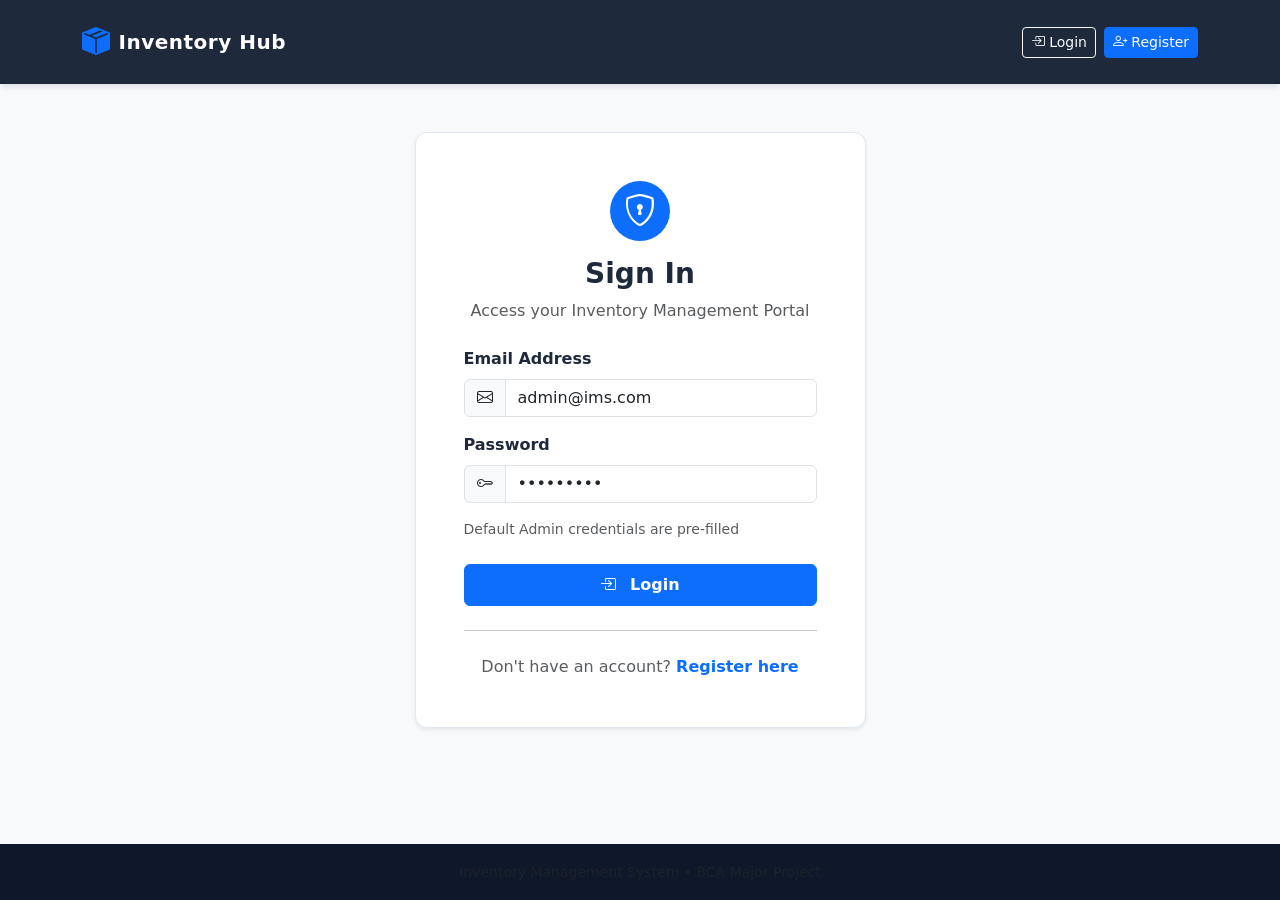
<file: suppliers.html>
<!DOCTYPE html>
<html lang="en">
<head>
  <meta charset="UTF-8">
  <meta name="viewport" content="width=device-width, initial-scale=1.0">
  <title>Suppliers - Inventory Management System</title>
  <!-- Bootstrap 5 CSS -->
  <link href="https://cdn.jsdelivr.net/npm/bootstrap@5.3.3/dist/css/bootstrap.min.css" rel="stylesheet">
  <!-- Bootstrap Icons -->
  <link rel="stylesheet" href="https://cdn.jsdelivr.net/npm/bootstrap-icons@1.11.3/font/bootstrap-icons.min.css">
  <!-- Custom CSS -->
  <link rel="stylesheet" href="style.css">
</head>
<body>

  <!-- Top Navigation Bar -->
  <nav class="navbar navbar-expand-lg navbar-dark navbar-custom py-3">
    <div class="container-fluid px-4">
      <a class="navbar-brand d-flex align-items-center" href="index.html">
        <i class="bi bi-box-seam-fill text-primary fs-3 me-2"></i>
        <span>Inventory Hub</span>
      </a>
      <button class="navbar-toggler" type="button" data-bs-toggle="collapse" data-bs-target="#navbarMain">
        <span class="navbar-toggler-icon"></span>
      </button>
      <div class="collapse navbar-collapse" id="navbarMain">
        <ul class="navbar-nav me-auto mb-2 mb-lg-0">
          <li class="nav-item"><a class="nav-link" href="dashboard.html"><i class="bi bi-speedometer2 me-1"></i> Dashboard</a></li>
          <li class="nav-item"><a class="nav-link" href="products.html"><i class="bi bi-box-seam me-1"></i> Products</a></li>
          <li class="nav-item"><a class="nav-link" href="categories.html"><i class="bi bi-tags me-1"></i> Categories</a></li>
          <li class="nav-item"><a class="nav-link active fw-bold" href="suppliers.html"><i class="bi bi-truck me-1"></i> Suppliers</a></li>
          <li class="nav-item"><a class="nav-link" href="stock.html"><i class="bi bi-arrow-left-right me-1"></i> Stock In/Out</a></li>
          <li class="nav-item"><a class="nav-link" href="transactions.html"><i class="bi bi-clock-history me-1"></i> Transactions</a></li>
        </ul>
        <div id="navbar-auth-section" class="d-flex align-items-center"></div>
      </div>
    </div>
  </nav>

  <!-- Main Container -->
  <div class="container-fluid px-4 py-4 main-content">
    
    <!-- Header -->
    <div class="d-flex flex-wrap justify-content-between align-items-center mb-4 gap-2">
      <div>
        <h2 class="fw-bold mb-1">Supplier Directory</h2>
        <p class="text-muted mb-0">Manage authorized vendors, contact numbers, and linked inventory products</p>
      </div>
      <button class="btn btn-primary" onclick="openAddModal()">
        <i class="bi bi-plus-lg me-1"></i> Add Supplier
      </button>
    </div>

    <!-- Suppliers Table -->
    <div class="custom-card p-4">
      <div class="table-responsive">
        <table class="table table-hover align-middle mb-0">
          <thead class="table-light">
            <tr>
              <th>ID</th>
              <th>Supplier Name</th>
              <th>Phone</th>
              <th>Email</th>
              <th>Address</th>
              <th>Supplied Items</th>
              <th>Actions</th>
            </tr>
          </thead>
          <tbody id="suppliers-tbody">
            <!-- Populated by JavaScript -->
          </tbody>
        </table>
      </div>
    </div>

  </div>

  <!-- Add / Edit Supplier Modal -->
  <div class="modal fade" id="supplierModal" tabindex="-1">
    <div class="modal-dialog">
      <div class="modal-content">
        <form id="supplierForm">
          <div class="modal-header">
            <h5 class="modal-title fw-bold" id="supplierModalTitle">Add Supplier</h5>
            <button type="button" class="btn-close" data-bs-dismiss="modal"></button>
          </div>
          <div class="modal-body">
            <div id="modal-alert" class="alert d-none"></div>
            <input type="hidden" id="supplierId">

            <div class="mb-3">
              <label class="form-label fw-semibold">Supplier / Company Name *</label>
              <input type="text" class="form-control" id="supplierName" placeholder="e.g. Dell India Ltd." required>
            </div>
            <div class="mb-3">
              <label class="form-label fw-semibold">Phone Number</label>
              <input type="text" class="form-control" id="supplierPhone" placeholder="+91 9876543210">
            </div>
            <div class="mb-3">
              <label class="form-label fw-semibold">Email Address</label>
              <input type="email" class="form-control" id="supplierEmail" placeholder="vendor@example.com">
            </div>
            <div class="mb-3">
              <label class="form-label fw-semibold">Office Address</label>
              <textarea class="form-control" id="supplierAddress" rows="2" placeholder="City, State, Country..."></textarea>
            </div>
          </div>
          <div class="modal-footer">
            <button type="button" class="btn btn-secondary" data-bs-dismiss="modal">Cancel</button>
            <button type="submit" class="btn btn-primary">Save Supplier</button>
          </div>
        </form>
      </div>
    </div>
  </div>

  <!-- Footer -->
  <footer class="text-center py-3">
    <div class="container">
      <small class="text-muted">Inventory Management System • Final Year BCA Major Project</small>
    </div>
  </footer>

  <!-- Scripts -->
  <script src="https://cdn.jsdelivr.net/npm/bootstrap@5.3.3/dist/js/bootstrap.bundle.min.js"></script>
  <script src="api.js"></script>
  <script src="auth.js"></script>
  <script src="suppliers.js"></script>
</body>
</html>
</file>
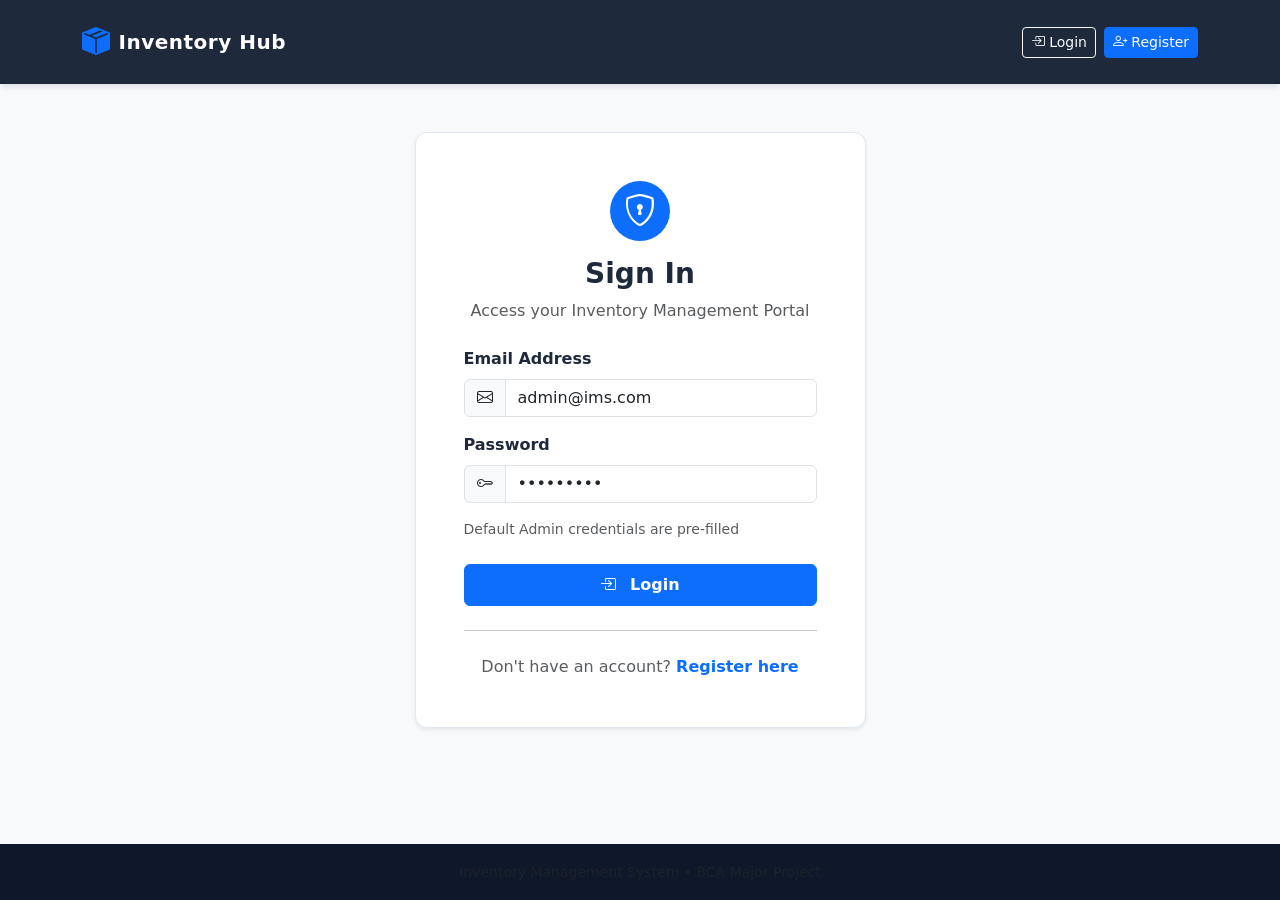
<file: transactions.html>
<!DOCTYPE html>
<html lang="en">
<head>
  <meta charset="UTF-8">
  <meta name="viewport" content="width=device-width, initial-scale=1.0">
  <title>Transaction History - Inventory Management System</title>
  <!-- Bootstrap 5 CSS -->
  <link href="https://cdn.jsdelivr.net/npm/bootstrap@5.3.3/dist/css/bootstrap.min.css" rel="stylesheet">
  <!-- Bootstrap Icons -->
  <link rel="stylesheet" href="https://cdn.jsdelivr.net/npm/bootstrap-icons@1.11.3/font/bootstrap-icons.min.css">
  <!-- Custom CSS -->
  <link rel="stylesheet" href="style.css">
</head>
<body>

  <!-- Top Navigation Bar -->
  <nav class="navbar navbar-expand-lg navbar-dark navbar-custom py-3">
    <div class="container-fluid px-4">
      <a class="navbar-brand d-flex align-items-center" href="index.html">
        <i class="bi bi-box-seam-fill text-primary fs-3 me-2"></i>
        <span>Inventory Hub</span>
      </a>
      <button class="navbar-toggler" type="button" data-bs-toggle="collapse" data-bs-target="#navbarMain">
        <span class="navbar-toggler-icon"></span>
      </button>
      <div class="collapse navbar-collapse" id="navbarMain">
        <ul class="navbar-nav me-auto mb-2 mb-lg-0">
          <li class="nav-item"><a class="nav-link" href="dashboard.html"><i class="bi bi-speedometer2 me-1"></i> Dashboard</a></li>
          <li class="nav-item"><a class="nav-link" href="products.html"><i class="bi bi-box-seam me-1"></i> Products</a></li>
          <li class="nav-item"><a class="nav-link" href="categories.html"><i class="bi bi-tags me-1"></i> Categories</a></li>
          <li class="nav-item"><a class="nav-link" href="suppliers.html"><i class="bi bi-truck me-1"></i> Suppliers</a></li>
          <li class="nav-item"><a class="nav-link" href="stock.html"><i class="bi bi-arrow-left-right me-1"></i> Stock In/Out</a></li>
          <li class="nav-item"><a class="nav-link active fw-bold" href="transactions.html"><i class="bi bi-clock-history me-1"></i> Transactions</a></li>
        </ul>
        <div id="navbar-auth-section" class="d-flex align-items-center"></div>
      </div>
    </div>
  </nav>

  <!-- Main Container -->
  <div class="container-fluid px-4 py-4 main-content">
    
    <!-- Header -->
    <div class="d-flex flex-wrap justify-content-between align-items-center mb-4 gap-2">
      <div>
        <h2 class="fw-bold mb-1">Inventory Audit Trail</h2>
        <p class="text-muted mb-0">Complete historical log of all Stock IN receipts and Stock OUT distributions</p>
      </div>
      <a href="stock.html" class="btn btn-primary">
        <i class="bi bi-arrow-left-right me-1"></i> New Stock Operation
      </a>
    </div>

    <!-- Filters Bar -->
    <div class="custom-card p-3 mb-4">
      <form id="filter-form" class="row g-2 align-items-center">
        <div class="col-md-5">
          <select id="filter-product" class="form-select">
            <option value="">All Products</option>
          </select>
        </div>
        <div class="col-md-4">
          <select id="filter-type" class="form-select">
            <option value="">All Operation Types</option>
            <option value="IN">Stock IN (+ Received)</option>
            <option value="OUT">Stock OUT (- Issued)</option>
          </select>
        </div>
        <div class="col-md-3 d-flex gap-2">
          <button type="submit" class="btn btn-primary flex-grow-1">
            <i class="bi bi-funnel me-1"></i> Filter
          </button>
          <button type="button" id="btn-reset" class="btn btn-outline-secondary" title="Reset Filters">
            <i class="bi bi-arrow-counterclockwise"></i>
          </button>
        </div>
      </form>
    </div>

    <!-- Transactions Table -->
    <div class="custom-card p-4">
      <div class="table-responsive">
        <table class="table table-hover align-middle mb-0">
          <thead class="table-light">
            <tr>
              <th>TX ID</th>
              <th>Type</th>
              <th>Product & SKU</th>
              <th>Quantity</th>
              <th>Logged By</th>
              <th>Date & Time</th>
              <th>Remarks / Note</th>
            </tr>
          </thead>
          <tbody id="transactions-tbody">
            <!-- Populated by JavaScript -->
          </tbody>
        </table>
      </div>
    </div>

  </div>

  <!-- Footer -->
  <footer class="text-center py-3">
    <div class="container">
      <small class="text-muted">Inventory Management System • Final Year BCA Major Project</small>
    </div>
  </footer>

  <!-- Scripts -->
  <script src="https://cdn.jsdelivr.net/npm/bootstrap@5.3.3/dist/js/bootstrap.bundle.min.js"></script>
  <script src="api.js"></script>
  <script src="auth.js"></script>
  <script src="transactions.js"></script>
</body>
</html>
</file>
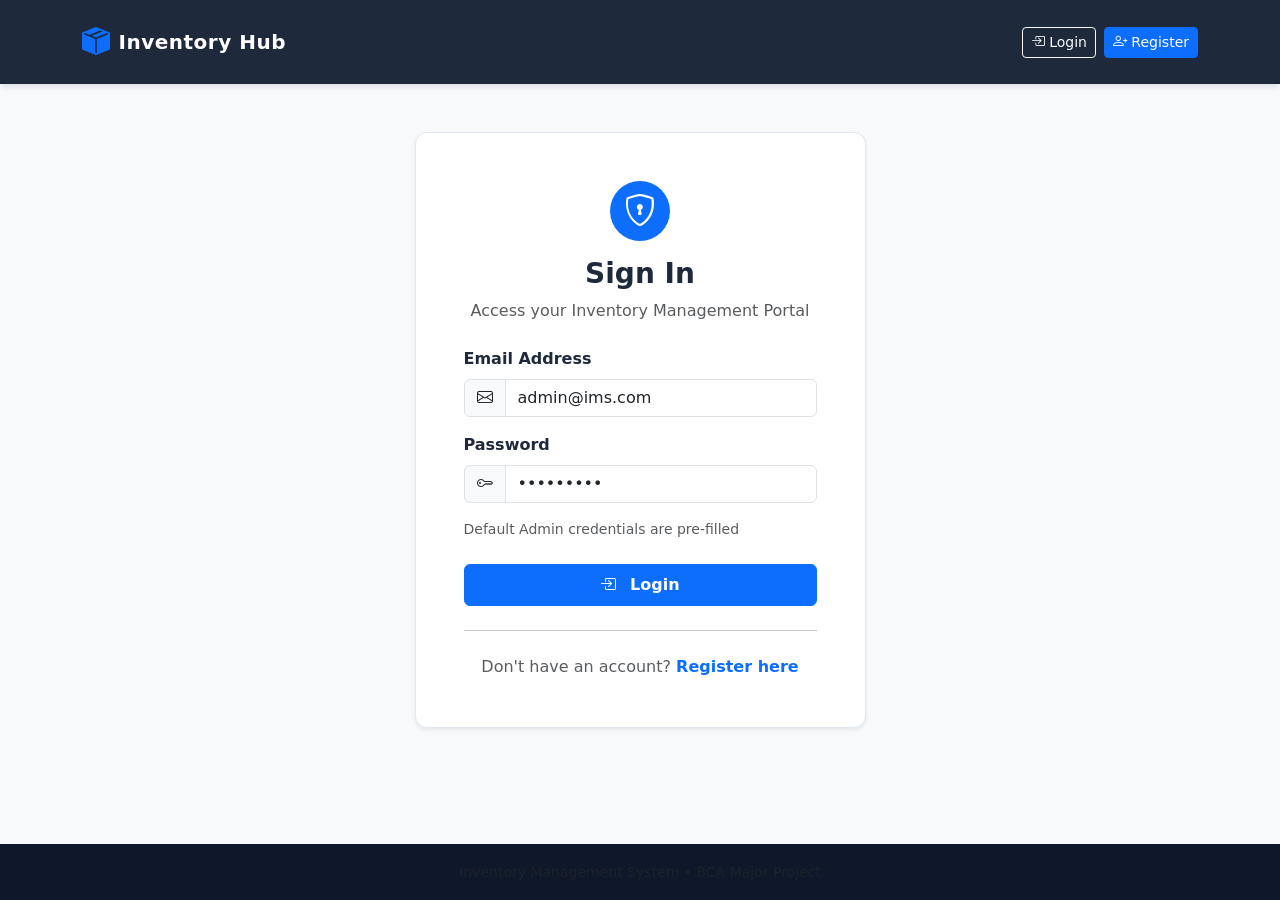
<file: users.html>
<!DOCTYPE html>
<html lang="en">
<head>
  <meta charset="UTF-8">
  <meta name="viewport" content="width=device-width, initial-scale=1.0">
  <title>User Management - Inventory Management System</title>
  <!-- Bootstrap 5 CSS -->
  <link href="https://cdn.jsdelivr.net/npm/bootstrap@5.3.3/dist/css/bootstrap.min.css" rel="stylesheet">
  <!-- Bootstrap Icons -->
  <link rel="stylesheet" href="https://cdn.jsdelivr.net/npm/bootstrap-icons@1.11.3/font/bootstrap-icons.min.css">
  <!-- Custom CSS -->
  <link rel="stylesheet" href="style.css">
</head>
<body>

  <!-- Top Navigation Bar -->
  <nav class="navbar navbar-expand-lg navbar-dark navbar-custom py-3">
    <div class="container-fluid px-4">
      <a class="navbar-brand d-flex align-items-center" href="index.html">
        <i class="bi bi-box-seam-fill text-primary fs-3 me-2"></i>
        <span>Inventory Hub</span>
      </a>
      <button class="navbar-toggler" type="button" data-bs-toggle="collapse" data-bs-target="#navbarMain">
        <span class="navbar-toggler-icon"></span>
      </button>
      <div class="collapse navbar-collapse" id="navbarMain">
        <ul class="navbar-nav me-auto mb-2 mb-lg-0">
          <li class="nav-item"><a class="nav-link" href="dashboard.html"><i class="bi bi-speedometer2 me-1"></i> Dashboard</a></li>
          <li class="nav-item"><a class="nav-link" href="products.html"><i class="bi bi-box-seam me-1"></i> Products</a></li>
          <li class="nav-item"><a class="nav-link" href="categories.html"><i class="bi bi-tags me-1"></i> Categories</a></li>
          <li class="nav-item"><a class="nav-link" href="suppliers.html"><i class="bi bi-truck me-1"></i> Suppliers</a></li>
          <li class="nav-item"><a class="nav-link" href="stock.html"><i class="bi bi-arrow-left-right me-1"></i> Stock In/Out</a></li>
          <li class="nav-item"><a class="nav-link" href="transactions.html"><i class="bi bi-clock-history me-1"></i> Transactions</a></li>
          <li class="nav-item"><a class="nav-link active fw-bold" href="users.html"><i class="bi bi-people me-1"></i> Users</a></li>
        </ul>
        <div id="navbar-auth-section" class="d-flex align-items-center"></div>
      </div>
    </div>
  </nav>

  <!-- Main Container -->
  <div class="container-fluid px-4 py-4 main-content">
    
    <div class="d-flex flex-wrap justify-content-between align-items-center mb-4 gap-2">
      <div>
        <h2 class="fw-bold mb-1">User & Role Management</h2>
        <p class="text-muted mb-0">Registered accounts, system administrators, and security privileges</p>
      </div>
      <a href="register.html" class="btn btn-primary">
        <i class="bi bi-person-plus me-1"></i> Register New User
      </a>
    </div>

    <!-- Users Table Card -->
    <div class="custom-card p-4">
      <div class="table-responsive">
        <table class="table table-hover align-middle mb-0">
          <thead class="table-light">
            <tr>
              <th>#</th>
              <th>Full Name</th>
              <th>Email Address</th>
              <th>Assigned Role</th>
              <th>Registered Date</th>
            </tr>
          </thead>
          <tbody id="users-tbody">
            <!-- Populated by JavaScript -->
          </tbody>
        </table>
      </div>
    </div>

  </div>

  <!-- Footer -->
  <footer class="text-center py-3">
    <div class="container">
      <small class="text-muted">Inventory Management System • Final Year BCA Major Project</small>
    </div>
  </footer>

  <!-- Scripts -->
  <script src="https://cdn.jsdelivr.net/npm/bootstrap@5.3.3/dist/js/bootstrap.bundle.min.js"></script>
  <script src="api.js"></script>
  <script src="auth.js"></script>
  <script src="users.js"></script>
</body>
</html>
</file>
<file: style.css>
:root {
  --primary-color: #2563eb;
  --primary-hover: #1d4ed8;
  --secondary-color: #475569;
  --accent-color: #06b6d4;
  --success-color: #10b981;
  --warning-color: #f59e0b;
  --danger-color: #ef4444;
  --dark-bg: #0f172a;
  --light-bg: #f8fafc;
  --card-bg: #ffffff;
  --border-color: #e2e8f0;
}

body {
  font-family: 'Segoe UI', system-ui, -apple-system, sans-serif;
  background-color: var(--light-bg);
  color: #1e293b;
  min-height: 100vh;
  display: flex;
  flex-direction: column;
}

.main-content {
  flex: 1;
}

/* Navbar */
.navbar-custom {
  background: #1e293b;
  box-shadow: 0 4px 6px -1px rgba(0, 0, 0, 0.1);
}

.navbar-brand {
  font-weight: 700;
  letter-spacing: 0.5px;
}

/* Cards */
.custom-card {
  background: var(--card-bg);
  border-radius: 12px;
  border: 1px solid var(--border-color);
  box-shadow: 0 1px 3px rgba(0, 0, 0, 0.05);
  transition: transform 0.2s, box-shadow 0.2s;
}

.custom-card:hover {
  transform: translateY(-2px);
  box-shadow: 0 8px 16px rgba(0, 0, 0, 0.08);
}

/* Hero Section */
.hero-section {
  background: linear-gradient(135deg, #1e293b 0%, #0f172a 100%);
  color: white;
  padding: 80px 0;
  border-bottom: 4px solid var(--primary-color);
}

.stat-badge {
  font-size: 0.85rem;
  font-weight: 600;
  padding: 6px 12px;
  border-radius: 20px;
}

/* Footer */
footer {
  background: #0f172a;
  color: #94a3b8;
  padding: 24px 0;
  margin-top: auto;
}
</file>
